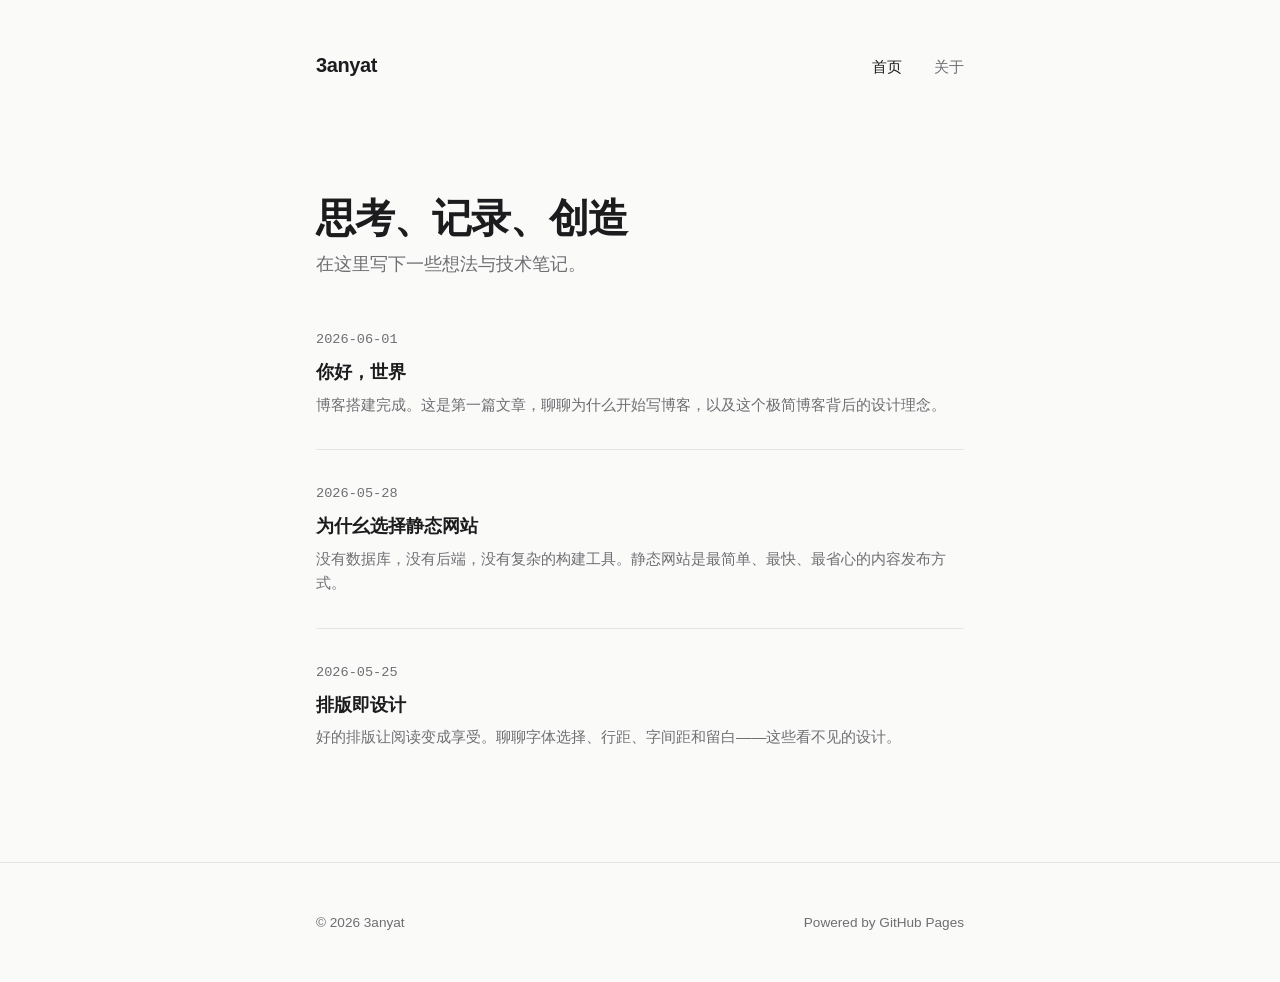
<file: index.html>
<!DOCTYPE html>
<html lang="zh-CN">
<head>
  <meta charset="UTF-8">
  <meta name="viewport" content="width=device-width, initial-scale=1.0">
  <meta name="description" content="个人博客 — 记录思考与技术">
  <title>3anyat</title>
  <link rel="stylesheet" href="css/style.css">
</head>
<body>

  <!-- 导航 -->
  <header class="site-header">
    <nav class="site-nav container">
      <a href="index.html" class="site-title">3anyat</a>
      <ul class="nav-links">
        <li><a href="index.html" class="active">首页</a></li>
        <li><a href="about.html">关于</a></li>
      </ul>
    </nav>
  </header>

  <!-- 主内容 -->
  <main class="container">

    <!-- 顶部介绍 -->
    <section class="hero">
      <h1>思考、记录、创造</h1>
      <p class="tagline">在这里写下一些想法与技术笔记。</p>
    </section>

    <!-- 文章列表 -->
    <section class="post-list">
              <article class="post-item">
          <div class="post-date">2026-06-01</div>
          <h2 class="post-title">
            <a href="posts/hello-world.html">你好，世界</a>
          </h2>
          <p class="post-excerpt">博客搭建完成。这是第一篇文章，聊聊为什么开始写博客，以及这个极简博客背后的设计理念。</p>
        </article>
              <article class="post-item">
          <div class="post-date">2026-05-28</div>
          <h2 class="post-title">
            <a href="posts/static-site.html">为什幺选择静态网站</a>
          </h2>
          <p class="post-excerpt">没有数据库，没有后端，没有复杂的构建工具。静态网站是最简单、最快、最省心的内容发布方式。</p>
        </article>
              <article class="post-item">
          <div class="post-date">2026-05-25</div>
          <h2 class="post-title">
            <a href="posts/typography-matters.html">排版即设计</a>
          </h2>
          <p class="post-excerpt">好的排版让阅读变成享受。聊聊字体选择、行距、字间距和留白——这些看不见的设计。</p>
        </article>
          </section>

  </main>

  <!-- 页脚 -->
  <footer class="site-footer">
    <div class="footer-content container">
      <span>&copy; 2026 3anyat</span>
      <span>Powered by GitHub Pages</span>
    </div>
  </footer>

</body>
</html>
</file>
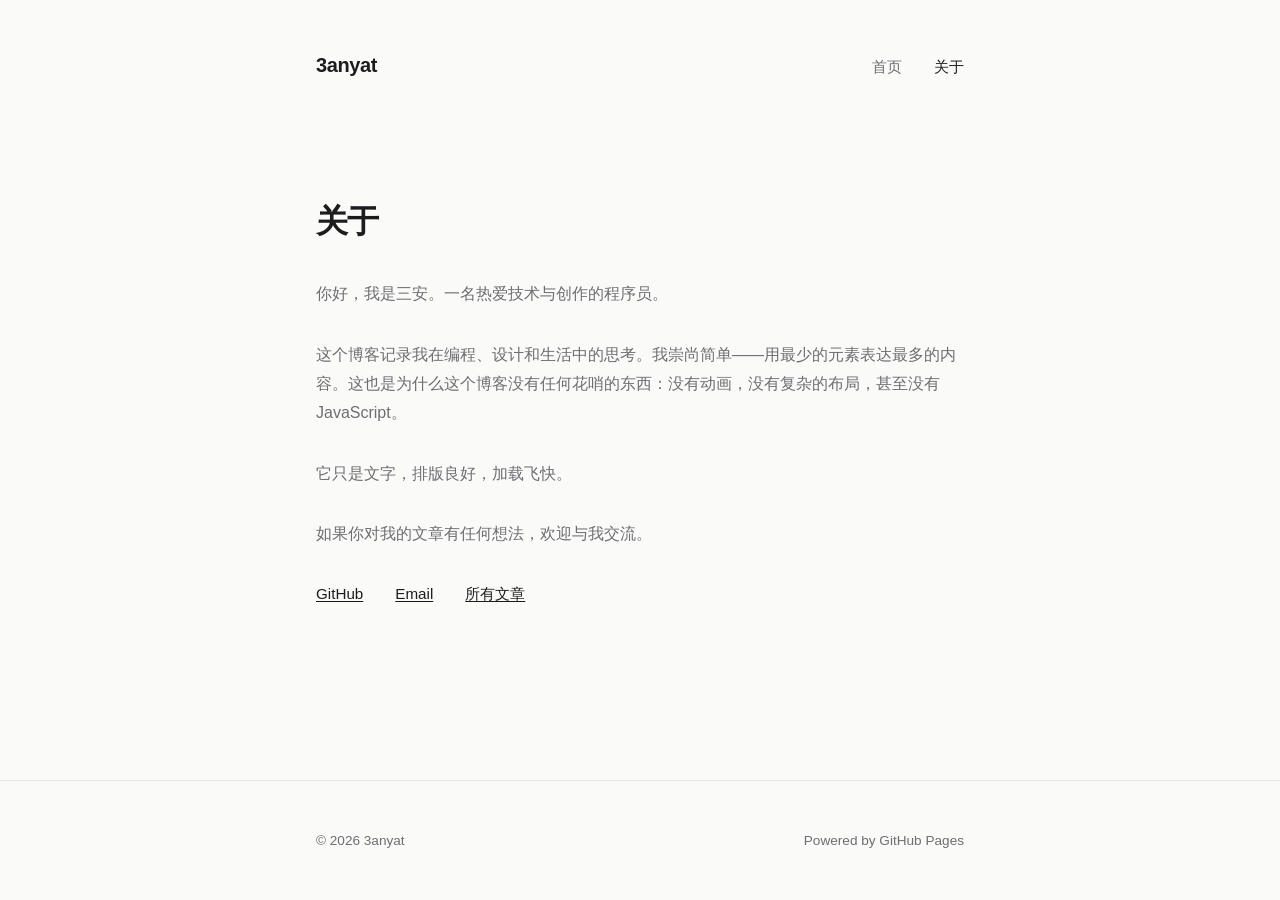
<file: about.html>
<!DOCTYPE html>
<html lang="zh-CN">
<head>
  <meta charset="UTF-8">
  <meta name="viewport" content="width=device-width, initial-scale=1.0">
  <meta name="description" content="关于我和这个博客">
  <title>关于 — 3anyat</title>
  <link rel="stylesheet" href="css/style.css">
</head>
<body>

  <!-- 导航 -->
  <header class="site-header">
    <nav class="site-nav container">
      <a href="index.html" class="site-title">3anyat</a>
      <ul class="nav-links">
        <li><a href="index.html">首页</a></li>
        <li><a href="about.html" class="active">关于</a></li>
      </ul>
    </nav>
  </header>

  <!-- 关于内容 -->
  <main class="container">
    <section class="about">
      <h1>关于</h1>

      <p>
        你好，我是三安。一名热爱技术与创作的程序员。
      </p>

      <p>
        这个博客记录我在编程、设计和生活中的思考。我崇尚简单——用最少的元素表达最多的内容。这也是为什么这个博客没有任何花哨的东西：没有动画，没有复杂的布局，甚至没有 JavaScript。
      </p>

      <p>
        它只是文字，排版良好，加载飞快。
      </p>

      <p>
        如果你对我的文章有任何想法，欢迎与我交流。
      </p>

      <div class="social-links">
        <a href="https://github.com/3anyat" target="_blank" rel="noopener">GitHub</a>
        <a href="mailto:3anyat@example.com">Email</a>
        <a href="index.html">所有文章</a>
      </div>
    </section>
  </main>

  <!-- 页脚 -->
  <footer class="site-footer">
    <div class="footer-content container">
      <span>&copy; 2026 3anyat</span>
      <span>Powered by GitHub Pages</span>
    </div>
  </footer>

</body>
</html>
</file>
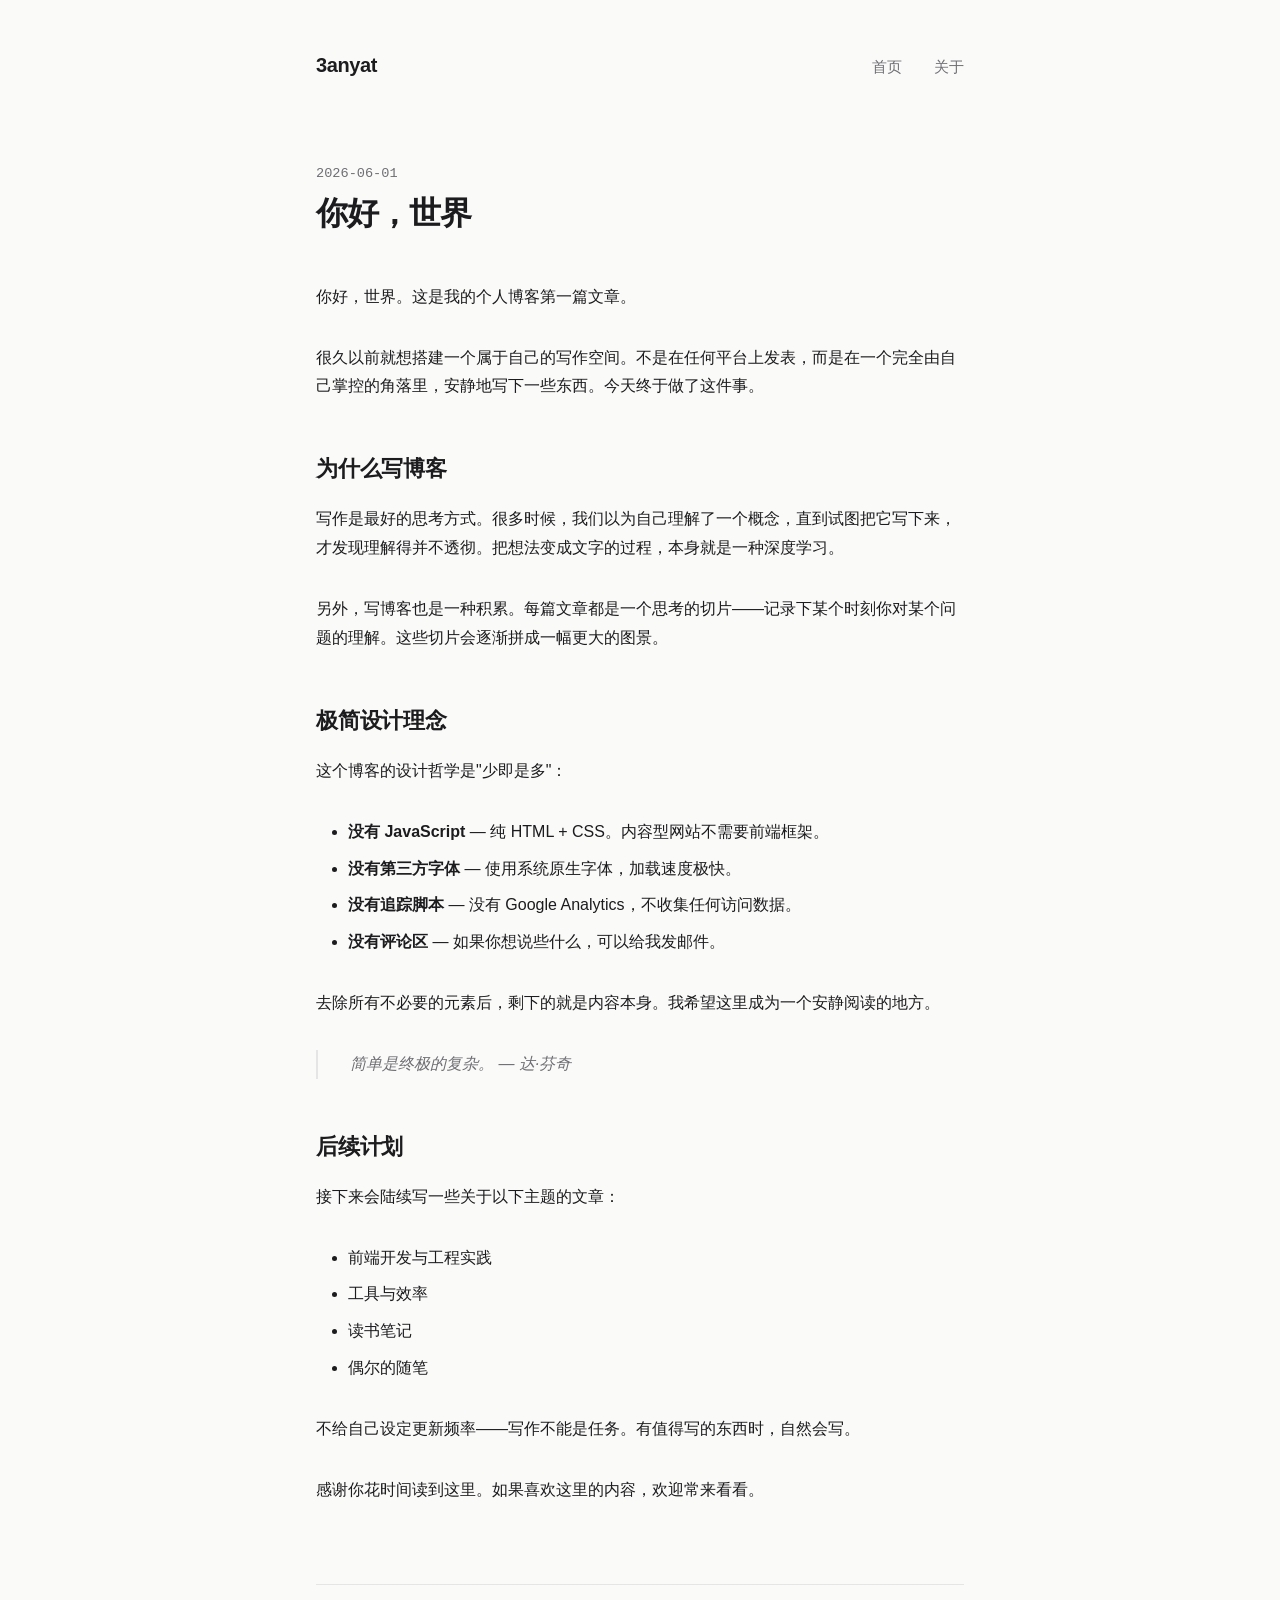
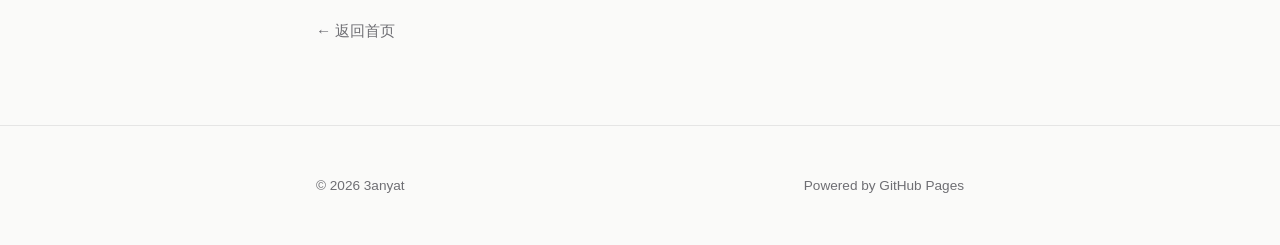
<file: posts/hello-world.html>
<!DOCTYPE html>
<html lang="zh-CN">
<head>
  <meta charset="UTF-8">
  <meta name="viewport" content="width=device-width, initial-scale=1.0">
  <meta name="description" content="博客搭建完成，聊聊为什么开始写博客，以及背后的设计理念。">
  <title>你好，世界 — 3anyat</title>
  <link rel="stylesheet" href="../css/style.css">
</head>
<body>

  <header class="site-header">
    <nav class="site-nav container">
      <a href="../index.html" class="site-title">3anyat</a>
      <ul class="nav-links">
        <li><a href="../index.html">首页</a></li>
        <li><a href="../about.html">关于</a></li>
      </ul>
    </nav>
  </header>

  <main class="container">
    <article class="article">
      <header class="article-header">
        <div class="article-meta">2026-06-01</div>
        <h1 class="article-title">你好，世界</h1>
      </header>

      <div class="article-body">
        <p>
          你好，世界。这是我的个人博客第一篇文章。
        </p>

        <p>
          很久以前就想搭建一个属于自己的写作空间。不是在任何平台上发表，而是在一个完全由自己掌控的角落里，安静地写下一些东西。今天终于做了这件事。
        </p>

        <h2>为什么写博客</h2>

        <p>
          写作是最好的思考方式。很多时候，我们以为自己理解了一个概念，直到试图把它写下来，才发现理解得并不透彻。把想法变成文字的过程，本身就是一种深度学习。
        </p>

        <p>
          另外，写博客也是一种积累。每篇文章都是一个思考的切片——记录下某个时刻你对某个问题的理解。这些切片会逐渐拼成一幅更大的图景。
        </p>

        <h2>极简设计理念</h2>

        <p>
          这个博客的设计哲学是"少即是多"：
        </p>

        <ul>
          <li><strong>没有 JavaScript</strong> — 纯 HTML + CSS。内容型网站不需要前端框架。</li>
          <li><strong>没有第三方字体</strong> — 使用系统原生字体，加载速度极快。</li>
          <li><strong>没有追踪脚本</strong> — 没有 Google Analytics，不收集任何访问数据。</li>
          <li><strong>没有评论区</strong> — 如果你想说些什么，可以给我发邮件。</li>
        </ul>

        <p>
          去除所有不必要的元素后，剩下的就是内容本身。我希望这里成为一个安静阅读的地方。
        </p>

        <blockquote>
          简单是终极的复杂。 — 达·芬奇
        </blockquote>

        <h2>后续计划</h2>

        <p>
          接下来会陆续写一些关于以下主题的文章：
        </p>

        <ul>
          <li>前端开发与工程实践</li>
          <li>工具与效率</li>
          <li>读书笔记</li>
          <li>偶尔的随笔</li>
        </ul>

        <p>
          不给自己设定更新频率——写作不能是任务。有值得写的东西时，自然会写。
        </p>

        <p>
          感谢你花时间读到这里。如果喜欢这里的内容，欢迎常来看看。
        </p>
      </div>

      <nav class="article-nav">
        <a href="../index.html" class="back-link">← 返回首页</a>
      </nav>
    </article>
  </main>

  <footer class="site-footer">
    <div class="footer-content container">
      <span>&copy; 2026 3anyat</span>
      <span>Powered by GitHub Pages</span>
    </div>
  </footer>

</body>
</html>
</file>
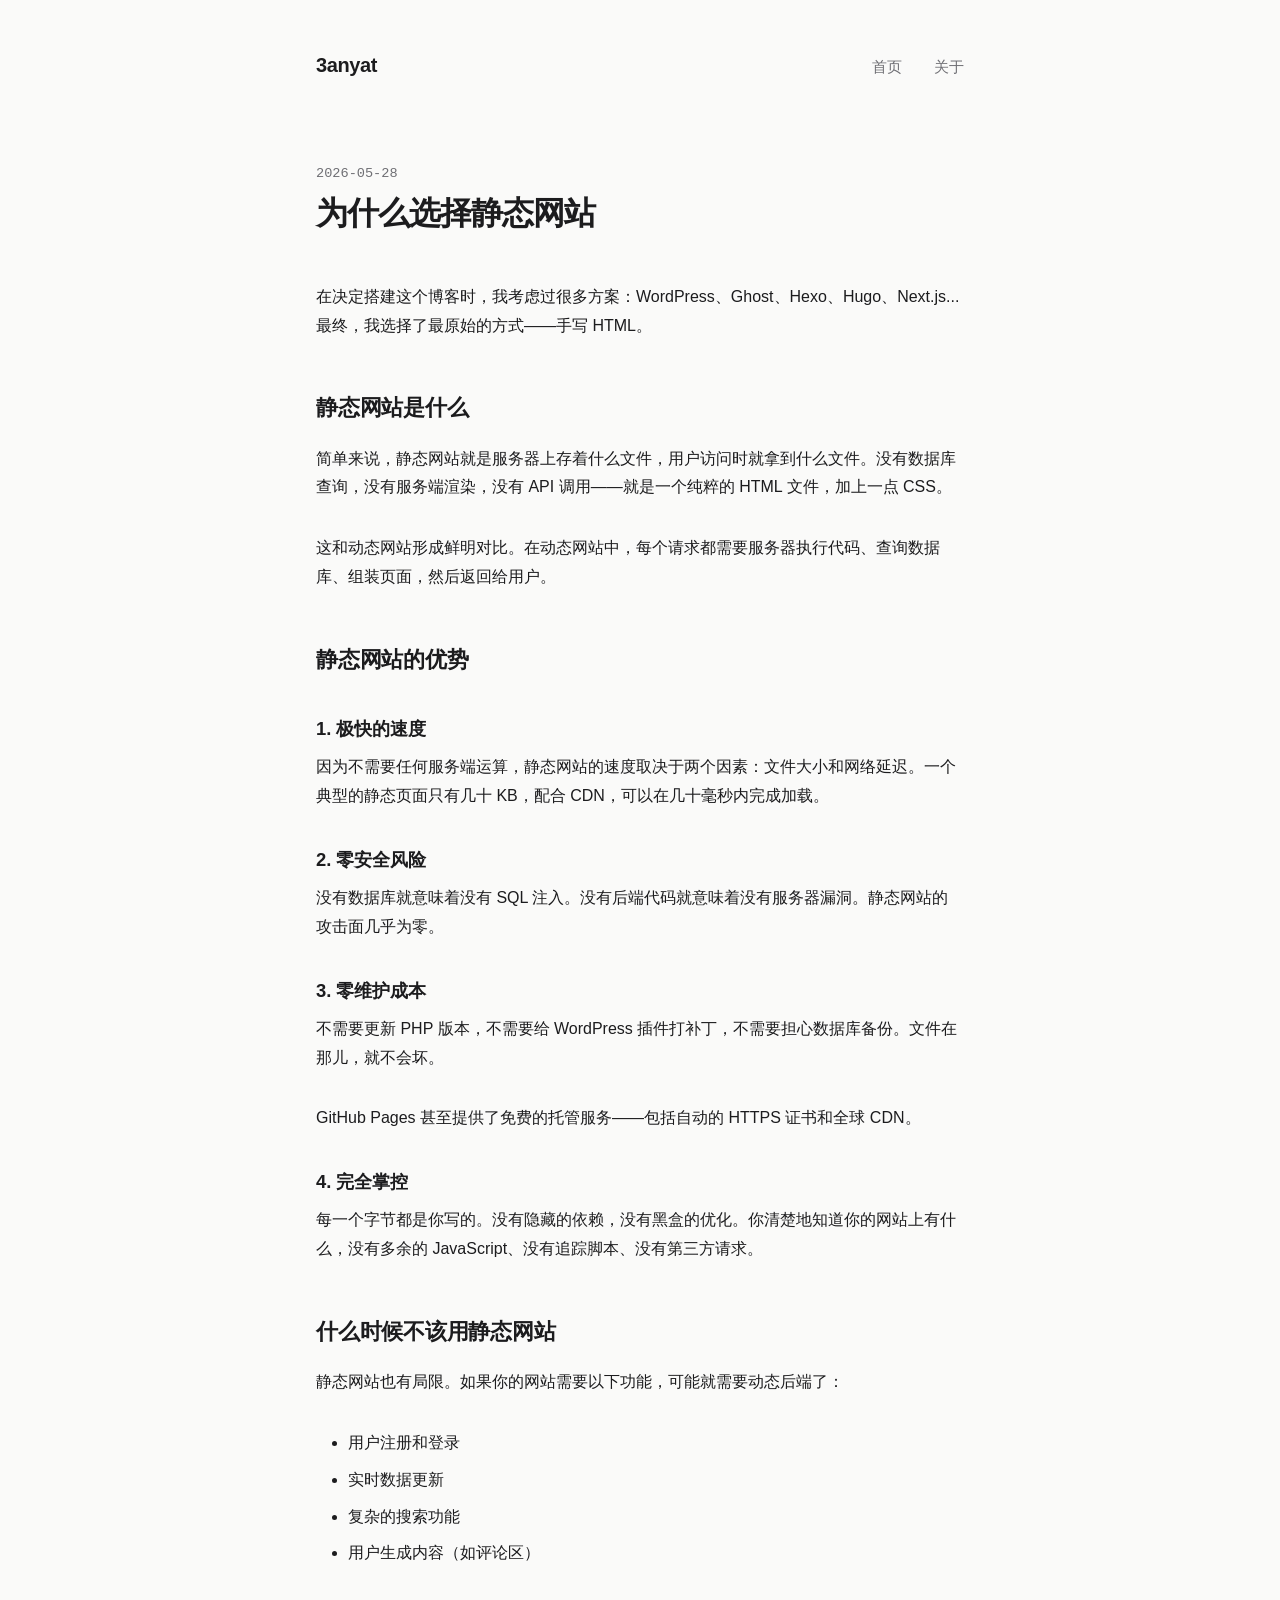
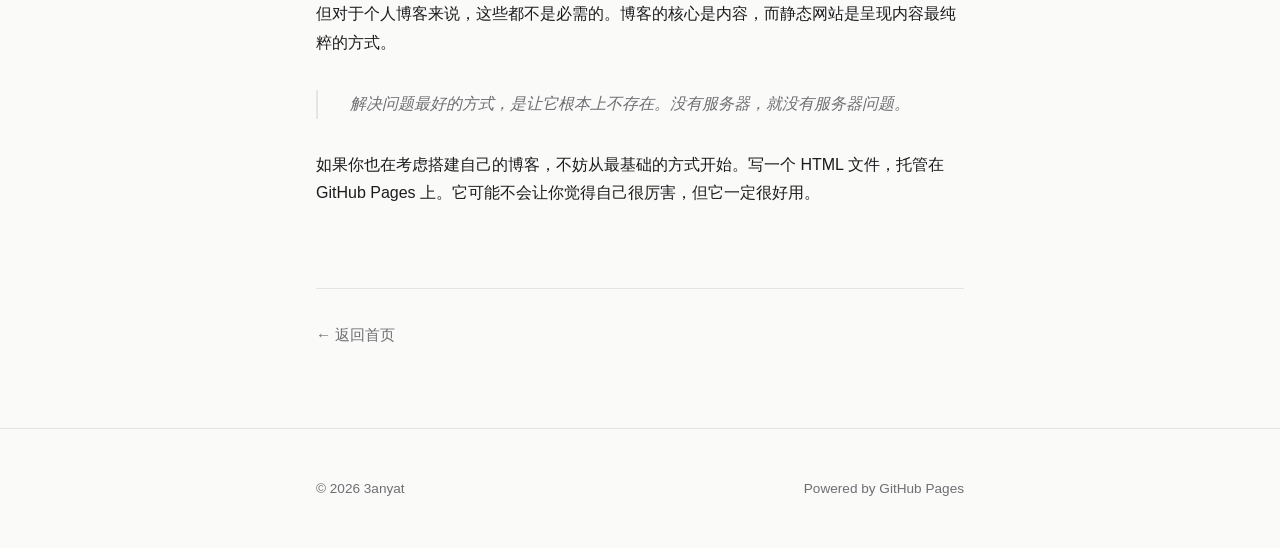
<file: posts/static-site.html>
<!DOCTYPE html>
<html lang="zh-CN">
<head>
  <meta charset="UTF-8">
  <meta name="viewport" content="width=device-width, initial-scale=1.0">
  <meta name="description" content="静态网站是最简单、最快、最省心的内容发布方式。">
  <title>为什么选择静态网站 — 3anyat</title>
  <link rel="stylesheet" href="../css/style.css">
</head>
<body>

  <header class="site-header">
    <nav class="site-nav container">
      <a href="../index.html" class="site-title">3anyat</a>
      <ul class="nav-links">
        <li><a href="../index.html">首页</a></li>
        <li><a href="../about.html">关于</a></li>
      </ul>
    </nav>
  </header>

  <main class="container">
    <article class="article">
      <header class="article-header">
        <div class="article-meta">2026-05-28</div>
        <h1 class="article-title">为什么选择静态网站</h1>
      </header>

      <div class="article-body">
        <p>
          在决定搭建这个博客时，我考虑过很多方案：WordPress、Ghost、Hexo、Hugo、Next.js... 最终，我选择了最原始的方式——手写 HTML。
        </p>

        <h2>静态网站是什么</h2>

        <p>
          简单来说，静态网站就是服务器上存着什么文件，用户访问时就拿到什么文件。没有数据库查询，没有服务端渲染，没有 API 调用——就是一个纯粹的 HTML 文件，加上一点 CSS。
        </p>

        <p>
          这和动态网站形成鲜明对比。在动态网站中，每个请求都需要服务器执行代码、查询数据库、组装页面，然后返回给用户。
        </p>

        <h2>静态网站的优势</h2>

        <h3>1. 极快的速度</h3>

        <p>
          因为不需要任何服务端运算，静态网站的速度取决于两个因素：文件大小和网络延迟。一个典型的静态页面只有几十 KB，配合 CDN，可以在几十毫秒内完成加载。
        </p>

        <h3>2. 零安全风险</h3>

        <p>
          没有数据库就意味着没有 SQL 注入。没有后端代码就意味着没有服务器漏洞。静态网站的攻击面几乎为零。
        </p>

        <h3>3. 零维护成本</h3>

        <p>
          不需要更新 PHP 版本，不需要给 WordPress 插件打补丁，不需要担心数据库备份。文件在那儿，就不会坏。
        </p>

        <p>
          GitHub Pages 甚至提供了免费的托管服务——包括自动的 HTTPS 证书和全球 CDN。
        </p>

        <h3>4. 完全掌控</h3>

        <p>
          每一个字节都是你写的。没有隐藏的依赖，没有黑盒的优化。你清楚地知道你的网站上有什么，没有多余的 JavaScript、没有追踪脚本、没有第三方请求。
        </p>

        <h2>什么时候不该用静态网站</h2>

        <p>
          静态网站也有局限。如果你的网站需要以下功能，可能就需要动态后端了：
        </p>

        <ul>
          <li>用户注册和登录</li>
          <li>实时数据更新</li>
          <li>复杂的搜索功能</li>
          <li>用户生成内容（如评论区）</li>
        </ul>

        <p>
          但对于个人博客来说，这些都不是必需的。博客的核心是内容，而静态网站是呈现内容最纯粹的方式。
        </p>

        <blockquote>
          解决问题最好的方式，是让它根本上不存在。没有服务器，就没有服务器问题。
        </blockquote>

        <p>
          如果你也在考虑搭建自己的博客，不妨从最基础的方式开始。写一个 HTML 文件，托管在 GitHub Pages 上。它可能不会让你觉得自己很厉害，但它一定很好用。
        </p>
      </div>

      <nav class="article-nav">
        <a href="../index.html" class="back-link">← 返回首页</a>
      </nav>
    </article>
  </main>

  <footer class="site-footer">
    <div class="footer-content container">
      <span>&copy; 2026 3anyat</span>
      <span>Powered by GitHub Pages</span>
    </div>
  </footer>

</body>
</html>
</file>
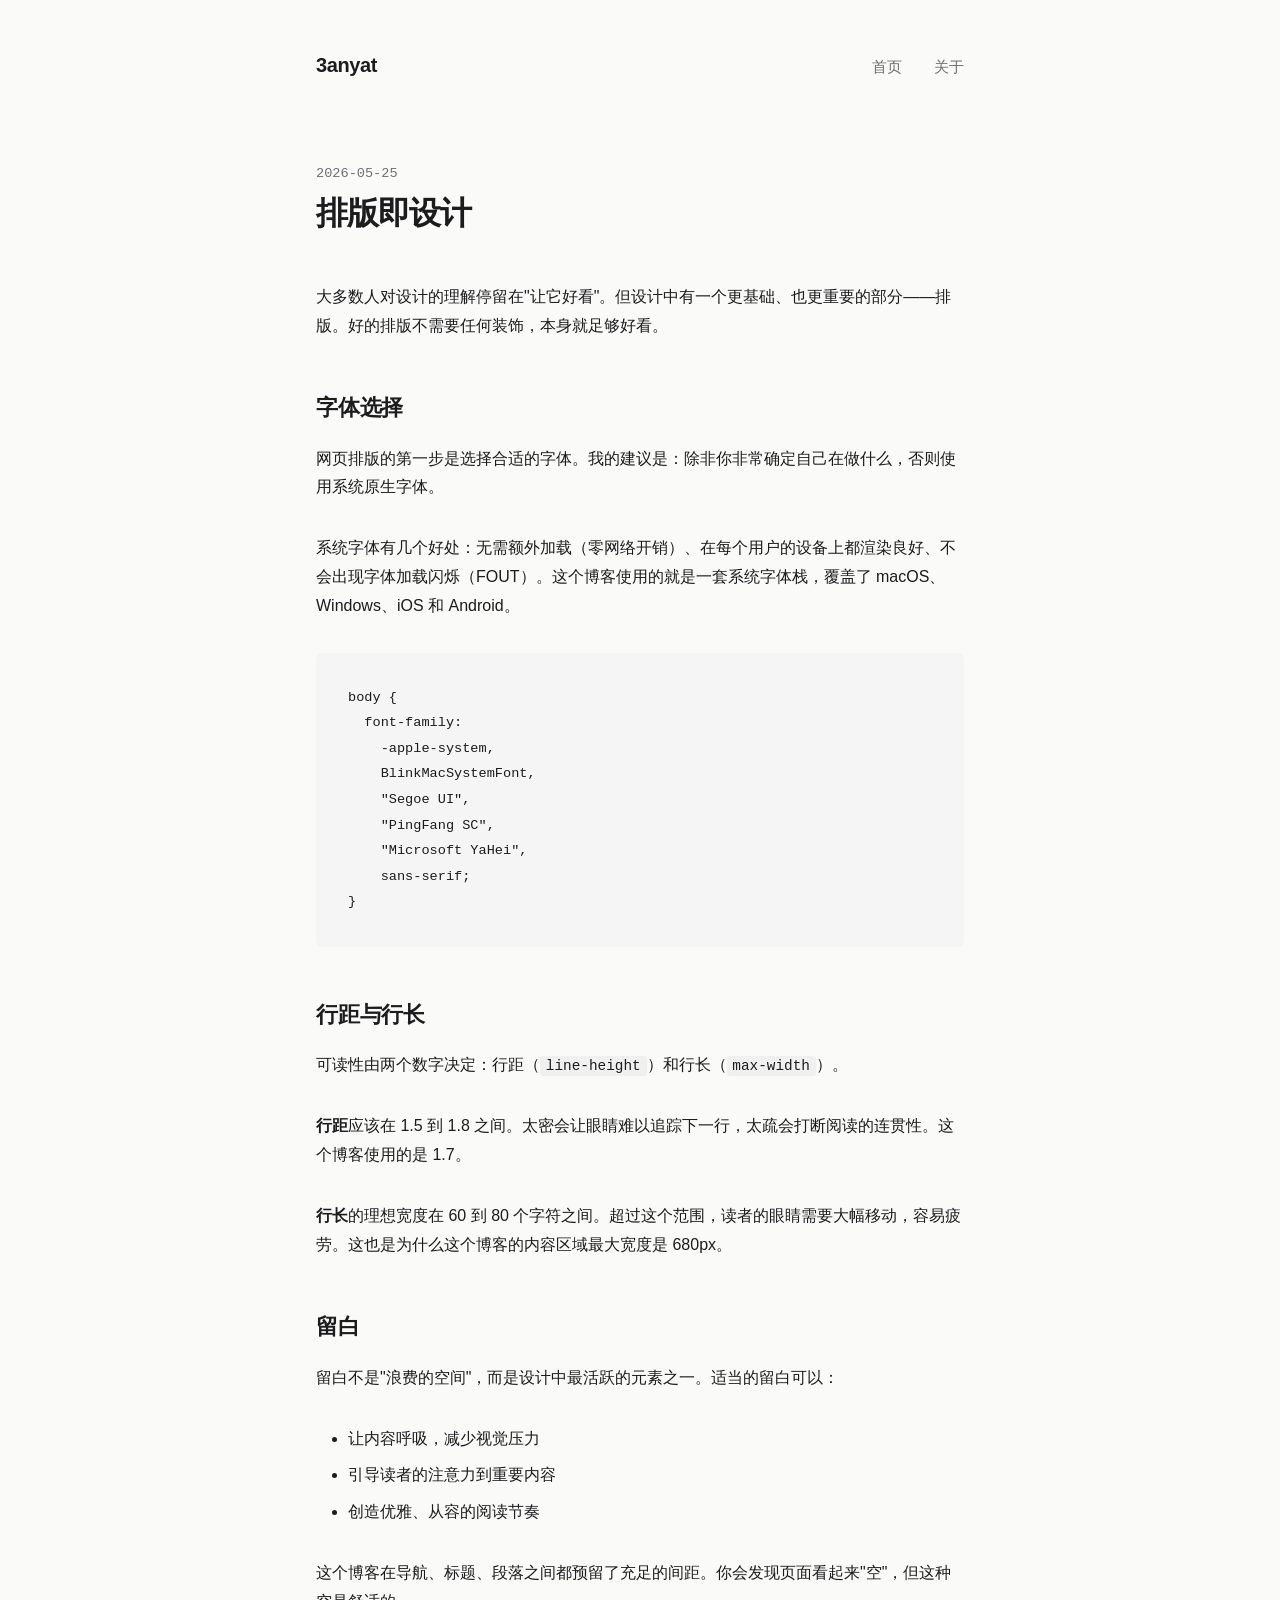
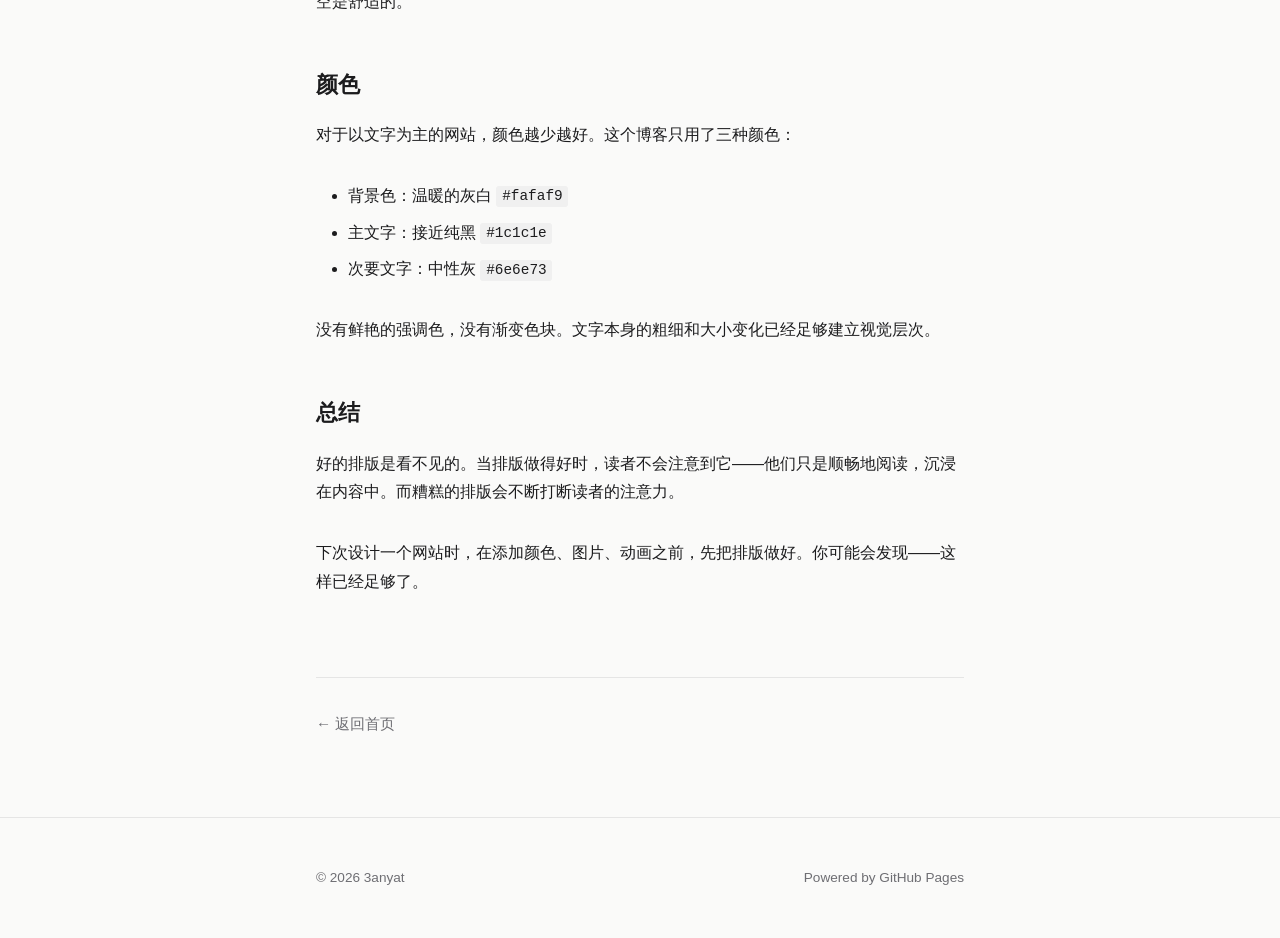
<file: posts/typography-matters.html>
<!DOCTYPE html>
<html lang="zh-CN">
<head>
  <meta charset="UTF-8">
  <meta name="viewport" content="width=device-width, initial-scale=1.0">
  <meta name="description" content="好的排版让阅读变成享受——聊聊字体、行距和留白。">
  <title>排版即设计 — 3anyat</title>
  <link rel="stylesheet" href="../css/style.css">
</head>
<body>

  <header class="site-header">
    <nav class="site-nav container">
      <a href="../index.html" class="site-title">3anyat</a>
      <ul class="nav-links">
        <li><a href="../index.html">首页</a></li>
        <li><a href="../about.html">关于</a></li>
      </ul>
    </nav>
  </header>

  <main class="container">
    <article class="article">
      <header class="article-header">
        <div class="article-meta">2026-05-25</div>
        <h1 class="article-title">排版即设计</h1>
      </header>

      <div class="article-body">
        <p>
          大多数人对设计的理解停留在"让它好看"。但设计中有一个更基础、也更重要的部分——排版。好的排版不需要任何装饰，本身就足够好看。
        </p>

        <h2>字体选择</h2>

        <p>
          网页排版的第一步是选择合适的字体。我的建议是：除非你非常确定自己在做什么，否则使用系统原生字体。
        </p>

        <p>
          系统字体有几个好处：无需额外加载（零网络开销）、在每个用户的设备上都渲染良好、不会出现字体加载闪烁（FOUT）。这个博客使用的就是一套系统字体栈，覆盖了 macOS、Windows、iOS 和 Android。
        </p>

        <pre><code>body {
  font-family:
    -apple-system,
    BlinkMacSystemFont,
    "Segoe UI",
    "PingFang SC",
    "Microsoft YaHei",
    sans-serif;
}</code></pre>

        <h2>行距与行长</h2>

        <p>
          可读性由两个数字决定：行距（<code>line-height</code>）和行长（<code>max-width</code>）。
        </p>

        <p>
          <strong>行距</strong>应该在 1.5 到 1.8 之间。太密会让眼睛难以追踪下一行，太疏会打断阅读的连贯性。这个博客使用的是 1.7。
        </p>

        <p>
          <strong>行长</strong>的理想宽度在 60 到 80 个字符之间。超过这个范围，读者的眼睛需要大幅移动，容易疲劳。这也是为什么这个博客的内容区域最大宽度是 680px。
        </p>

        <h2>留白</h2>

        <p>
          留白不是"浪费的空间"，而是设计中最活跃的元素之一。适当的留白可以：
        </p>

        <ul>
          <li>让内容呼吸，减少视觉压力</li>
          <li>引导读者的注意力到重要内容</li>
          <li>创造优雅、从容的阅读节奏</li>
        </ul>

        <p>
          这个博客在导航、标题、段落之间都预留了充足的间距。你会发现页面看起来"空"，但这种空是舒适的。
        </p>

        <h2>颜色</h2>

        <p>
          对于以文字为主的网站，颜色越少越好。这个博客只用了三种颜色：</p>

        <ul>
          <li>背景色：温暖的灰白 <code>#fafaf9</code></li>
          <li>主文字：接近纯黑 <code>#1c1c1e</code></li>
          <li>次要文字：中性灰 <code>#6e6e73</code></li>
        </ul>

        <p>
          没有鲜艳的强调色，没有渐变色块。文字本身的粗细和大小变化已经足够建立视觉层次。
        </p>

        <h2>总结</h2>

        <p>
          好的排版是看不见的。当排版做得好时，读者不会注意到它——他们只是顺畅地阅读，沉浸在内容中。而糟糕的排版会不断打断读者的注意力。
        </p>

        <p>
          下次设计一个网站时，在添加颜色、图片、动画之前，先把排版做好。你可能会发现——这样已经足够了。
        </p>
      </div>

      <nav class="article-nav">
        <a href="../index.html" class="back-link">← 返回首页</a>
      </nav>
    </article>
  </main>

  <footer class="site-footer">
    <div class="footer-content container">
      <span>&copy; 2026 3anyat</span>
      <span>Powered by GitHub Pages</span>
    </div>
  </footer>

</body>
</html>
</file>
<file: css/style.css>
/* ========================================
   极简博客 - 样式表
   ======================================== */

/* --- CSS 变量 --- */
:root {
  --color-bg: #fafaf9;
  --color-text: #1c1c1e;
  --color-text-secondary: #6e6e73;
  --color-border: #e5e5e5;
  --color-accent: #333;
  --color-link: #1c1c1e;
  --color-link-hover: #666;
  --font-sans: -apple-system, BlinkMacSystemFont, "Segoe UI", "PingFang SC", "Hiragino Sans GB", "Microsoft YaHei", "Helvetica Neue", Helvetica, Arial, sans-serif;
  --font-mono: "SF Mono", "Fira Code", "Fira Mono", "Roboto Mono", Menlo, Courier, monospace;
  --max-width: 680px;
  --spacing-xs: 0.5rem;
  --spacing-sm: 1rem;
  --spacing-md: 2rem;
  --spacing-lg: 3rem;
  --spacing-xl: 5rem;
}

/* --- 全局重置 --- */
*,
*::before,
*::after {
  margin: 0;
  padding: 0;
  box-sizing: border-box;
}

html {
  font-size: 16px;
  -webkit-font-smoothing: antialiased;
  -moz-osx-font-smoothing: grayscale;
  text-rendering: optimizeLegibility;
}

body {
  font-family: var(--font-sans);
  background-color: var(--color-bg);
  color: var(--color-text);
  line-height: 1.7;
  min-height: 100vh;
  display: flex;
  flex-direction: column;
}

/* --- 容器 --- */
.container {
  width: 100%;
  max-width: var(--max-width);
  margin: 0 auto;
  padding: 0 var(--spacing-sm);
}

/* --- 导航 --- */
.site-header {
  padding: var(--spacing-lg) 0 var(--spacing-md);
}

.site-nav {
  display: flex;
  justify-content: space-between;
  align-items: baseline;
}

.site-title {
  font-size: 1.25rem;
  font-weight: 600;
  color: var(--color-text);
  text-decoration: none;
  letter-spacing: -0.02em;
}

.site-title:hover {
  opacity: 0.7;
}

.nav-links {
  display: flex;
  gap: var(--spacing-md);
  list-style: none;
}

.nav-links a {
  font-size: 0.95rem;
  color: var(--color-text-secondary);
  text-decoration: none;
  transition: color 0.2s ease;
}

.nav-links a:hover,
.nav-links a.active {
  color: var(--color-text);
}

/* --- 主页 --- */
.hero {
  padding: var(--spacing-xl) 0 var(--spacing-lg);
}

.hero h1 {
  font-size: 2.5rem;
  font-weight: 700;
  letter-spacing: -0.03em;
  line-height: 1.2;
  margin-bottom: var(--spacing-xs);
}

.hero .tagline {
  font-size: 1.1rem;
  color: var(--color-text-secondary);
  font-weight: 400;
}

.post-list {
  padding-bottom: var(--spacing-xl);
}

.post-item {
  padding: var(--spacing-md) 0;
  border-bottom: 1px solid var(--color-border);
}

.post-item:first-child {
  padding-top: 0;
}

.post-item:last-child {
  border-bottom: none;
}

.post-date {
  font-size: 0.85rem;
  color: var(--color-text-secondary);
  font-family: var(--font-mono);
  margin-bottom: var(--spacing-xs);
}

.post-title {
  font-size: 1.15rem;
  font-weight: 600;
  line-height: 1.4;
  margin-bottom: var(--spacing-xs);
}

.post-title a {
  color: var(--color-text);
  text-decoration: none;
  transition: color 0.2s ease;
}

.post-title a:hover {
  color: var(--color-link-hover);
}

.post-excerpt {
  font-size: 0.95rem;
  color: var(--color-text-secondary);
  line-height: 1.6;
}

/* --- 文章页 --- */
.article {
  padding: var(--spacing-lg) 0 var(--spacing-xl);
}

.article-header {
  margin-bottom: var(--spacing-lg);
}

.article-meta {
  font-size: 0.85rem;
  color: var(--color-text-secondary);
  font-family: var(--font-mono);
  margin-bottom: var(--spacing-xs);
}

.article-title {
  font-size: 2rem;
  font-weight: 700;
  letter-spacing: -0.03em;
  line-height: 1.3;
}

.article-body {
  font-size: 1rem;
  line-height: 1.8;
}

.article-body h2 {
  font-size: 1.4rem;
  font-weight: 600;
  margin: var(--spacing-lg) 0 var(--spacing-sm);
  letter-spacing: -0.01em;
}

.article-body h3 {
  font-size: 1.15rem;
  font-weight: 600;
  margin: var(--spacing-md) 0 var(--spacing-xs);
}

.article-body p {
  margin-bottom: var(--spacing-md);
}

.article-body a {
  color: var(--color-text);
  text-decoration: underline;
  text-underline-offset: 2px;
  text-decoration-thickness: 1px;
  transition: color 0.2s ease;
}

.article-body a:hover {
  color: var(--color-link-hover);
}

.article-body ul,
.article-body ol {
  margin-bottom: var(--spacing-md);
  padding-left: var(--spacing-md);
}

.article-body li {
  margin-bottom: var(--spacing-xs);
}

.article-body blockquote {
  border-left: 2px solid var(--color-border);
  padding-left: var(--spacing-md);
  color: var(--color-text-secondary);
  margin: var(--spacing-md) 0;
  font-style: italic;
}

.article-body code {
  font-family: var(--font-mono);
  font-size: 0.9em;
  background: #f0f0f0;
  padding: 0.15em 0.4em;
  border-radius: 3px;
}

.article-body pre {
  background: #f5f5f5;
  border-radius: 6px;
  padding: var(--spacing-md);
  overflow-x: auto;
  margin-bottom: var(--spacing-md);
  line-height: 1.6;
}

.article-body pre code {
  background: none;
  padding: 0;
  font-size: 0.85rem;
}

.article-body hr {
  border: none;
  border-top: 1px solid var(--color-border);
  margin: var(--spacing-lg) 0;
}

.article-body img {
  max-width: 100%;
  height: auto;
  border-radius: 4px;
  margin: var(--spacing-md) 0;
}

/* --- 文章底部导航 --- */
.article-nav {
  margin-top: var(--spacing-xl);
  padding-top: var(--spacing-md);
  border-top: 1px solid var(--color-border);
}

.back-link {
  font-size: 0.95rem;
  color: var(--color-text-secondary);
  text-decoration: none;
  transition: color 0.2s ease;
}

.back-link:hover {
  color: var(--color-text);
}

/* --- 关于页 --- */
.about {
  padding: var(--spacing-xl) 0 var(--spacing-xl);
}

.about h1 {
  font-size: 2rem;
  font-weight: 700;
  letter-spacing: -0.03em;
  margin-bottom: var(--spacing-md);
}

.about p {
  margin-bottom: var(--spacing-md);
  color: var(--color-text-secondary);
  line-height: 1.8;
}

.about .social-links {
  display: flex;
  gap: var(--spacing-md);
  margin-top: var(--spacing-md);
  flex-wrap: wrap;
}

.about .social-links a {
  color: var(--color-text);
  text-decoration: underline;
  text-underline-offset: 2px;
  text-decoration-thickness: 1px;
  font-size: 0.95rem;
  transition: color 0.2s ease;
}

.about .social-links a:hover {
  color: var(--color-link-hover);
}

/* --- 页脚 --- */
.site-footer {
  margin-top: auto;
  padding: var(--spacing-lg) 0;
  border-top: 1px solid var(--color-border);
}

.footer-content {
  display: flex;
  justify-content: space-between;
  align-items: center;
  font-size: 0.85rem;
  color: var(--color-text-secondary);
}

/* --- 响应式 --- */
@media (max-width: 720px) {
  .hero h1 {
    font-size: 2rem;
  }

  .article-title {
    font-size: 1.6rem;
  }

  .site-nav {
    flex-direction: column;
    align-items: flex-start;
    gap: var(--spacing-xs);
  }

  .nav-links {
    gap: var(--spacing-sm);
  }

  .hero {
    padding: var(--spacing-lg) 0 var(--spacing-md);
  }
}

/* --- 通用工具类 --- */
.sr-only {
  position: absolute;
  width: 1px;
  height: 1px;
  padding: 0;
  margin: -1px;
  overflow: hidden;
  clip: rect(0, 0, 0, 0);
  border: 0;
}
</file>
